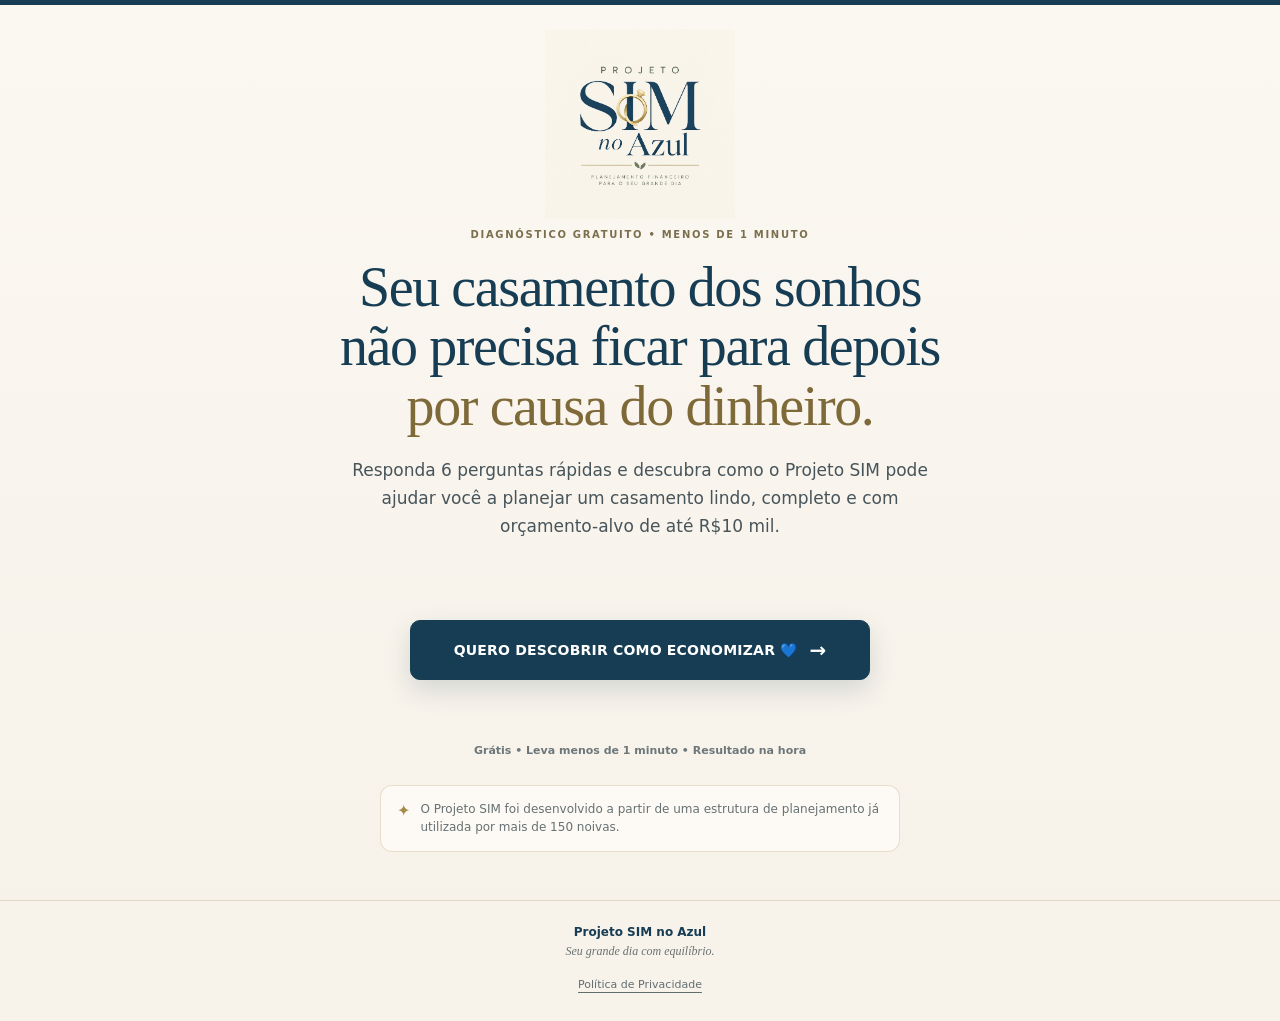
<file: index.html>
<!doctype html>
<html lang="pt-BR">
<head>
  <meta charset="utf-8">
  <meta name="viewport" content="width=device-width, initial-scale=1">
  <title>Projeto SIM no Azul | Diagnóstico do casamento</title>
  <meta name="description" content="Faça um diagnóstico rápido e descubra como organizar seu casamento com mais estratégia, clareza e controle de orçamento.">
  <meta name="theme-color" content="#163d53">
  <meta property="og:type" content="website">
  <meta property="og:locale" content="pt_BR">
  <meta property="og:title" content="Projeto SIM no Azul | Seu casamento dos sonhos pode estar mais perto">
  <meta property="og:description" content="Responda 6 perguntas rápidas e descubra como organizar seu casamento com mais estratégia e um orçamento-alvo de até R$10 mil.">
  <meta property="og:image" content="assets/logo.png">
  <link rel="icon" type="image/png" href="assets/favicon.png">
  <link rel="stylesheet" href="styles.css">

  <!-- Google tag (gtag.js) -->
  <script async src="https://www.googletagmanager.com/gtag/js?id=G-NH7R067C47"></script>
  <script>
    window.dataLayer = window.dataLayer || [];
    function gtag(){dataLayer.push(arguments);}
    gtag('js', new Date());
    gtag('config', 'G-NH7R067C47');
  </script>

  <!-- Meta Pixel Code -->
  <script>
  !function(f,b,e,v,n,t,s)
  {if(f.fbq)return;n=f.fbq=function(){n.callMethod?
  n.callMethod.apply(n,arguments):n.queue.push(arguments)};
  if(!f._fbq)f._fbq=n;n.push=n;n.loaded=!0;n.version='2.0';
  n.queue=[];t=b.createElement(e);t.async=!0;
  t.src=v;s=b.getElementsByTagName(e)[0];
  s.parentNode.insertBefore(t,s)}(window, document,'script',
  'https://connect.facebook.net/en_US/fbevents.js');
  fbq('init', '1123167570472661');
  fbq('track', 'PageView');
  </script>
  <!-- End Meta Pixel Code -->

  <script src="app.js" defer></script>
</head>
<body>
  <noscript><img height="1" width="1" style="display:none" alt="" src="https://www.facebook.com/tr?id=1123167570472661&amp;ev=PageView&amp;noscript=1"></noscript>

  <main>
    <section class="hero" id="hero" aria-labelledby="headline">
      <img class="logo" src="assets/logo.webp" width="1254" height="1254" alt="Projeto SIM no Azul — Planejamento financeiro para o seu grande dia" fetchpriority="high">
      <p class="eyebrow">DIAGNÓSTICO GRATUITO • MENOS DE 1 MINUTO</p>
      <h1 id="headline">Seu casamento dos sonhos não precisa ficar para depois <em>por causa do dinheiro.</em></h1>
      <p class="intro">Responda 6 perguntas rápidas e descubra como o Projeto SIM pode ajudar você a planejar um casamento lindo, completo e com orçamento-alvo de até R$10 mil.</p>

      <button class="cta quiz-start" id="startQuiz" type="button">QUERO DESCOBRIR COMO ECONOMIZAR 💙 <span aria-hidden="true">→</span></button>
      <p class="microcopy cta-microcopy">Grátis • Leva menos de 1 minuto • Resultado na hora</p>

      <div class="proof-note" aria-label="Informação sobre a metodologia">
        <span class="proof-icon" aria-hidden="true">✦</span>
        <p>O Projeto SIM foi desenvolvido a partir de uma estrutura de planejamento já utilizada por mais de 150 noivas.</p>
      </div>
    </section>

    <section class="quiz-wrap hidden" id="quizSection" aria-live="polite">
      <div class="quiz-card">
        <div class="quiz-topline">
          <span id="progressLabel">Pergunta 1 de 6</span>
          <span id="progressPercent">17%</span>
        </div>
        <div class="progress-track" aria-hidden="true"><div class="progress-bar" id="progressBar"></div></div>

        <div class="quiz-step" data-step="1">
          <p class="step-kicker">VAMOS FALAR DO SEU SONHO</p>
          <h2>O seu maior sonho é fazer um casamento lindo, mas você sente que está adiando isso por causa do dinheiro?</h2>
          <div class="answers">
            <button class="answer" type="button" data-question="sonho" data-value="adiando_dinheiro" data-label="sim, estou adiando por causa do dinheiro">Sim. É exatamente isso 💙</button>
            <button class="answer" type="button" data-question="sonho" data-value="valores_assustam" data-label="quero muito casar, mas os valores me assustam">Quero muito casar, mas os valores me assustam</button>
            <button class="answer" type="button" data-question="sonho" data-value="medo_orcamento" data-label="já comecei, mas tenho medo de o orçamento sair do controle">Já comecei, mas tenho medo de o orçamento sair do controle</button>
            <button class="answer" type="button" data-question="sonho" data-value="dinheiro_nao_principal" data-label="dinheiro não é o principal motivo">Dinheiro não é o principal motivo</button>
          </div>
        </div>

        <div class="quiz-step hidden" data-step="2">
          <p class="step-kicker">OS SEGREDOS ESTÃO NAS ESCOLHAS</p>
          <h2>Você tem interesse em descobrir estratégias que podem ajudar a realizar o casamento que você sonhou com um orçamento-alvo de até R$10 mil?</h2>
          <div class="answers">
            <button class="answer" type="button" data-question="interesse" data-value="quero_agora" data-label="sim, quero descobrir agora">Sim, quero descobrir agora</button>
            <button class="answer" type="button" data-question="interesse" data-value="economizar_sem_abrir_mao" data-label="quero economizar sem abrir mão do que importa">Quero economizar sem abrir mão do que importa</button>
            <button class="answer" type="button" data-question="interesse" data-value="curiosa" data-label="tenho interesse, mas ainda tenho algumas dúvidas">Tenho interesse, mas ainda tenho algumas dúvidas</button>
            <button class="answer" type="button" data-question="interesse" data-value="nao_foco" data-label="economizar não é meu foco principal agora">Economizar não é meu foco principal agora</button>
          </div>
        </div>

        <div class="quiz-step hidden" data-step="3">
          <p class="step-kicker">AGORA, O TAMANHO</p>
          <h2>Quantos convidados você imagina no seu casamento?</h2>
          <div class="answers">
            <button class="answer" type="button" data-question="convidados" data-value="ate_30" data-label="até 30 convidados">Até 30 convidados</button>
            <button class="answer" type="button" data-question="convidados" data-value="31_50" data-label="31 a 50 convidados">31 a 50 convidados</button>
            <button class="answer" type="button" data-question="convidados" data-value="51_70" data-label="51 a 70 convidados">51 a 70 convidados</button>
            <button class="answer" type="button" data-question="convidados" data-value="mais_70" data-label="mais de 70 convidados">Mais de 70 convidados</button>
          </div>
        </div>

        <div class="quiz-step hidden" data-step="4">
          <p class="step-kicker">EM QUE MOMENTO VOCÊ ESTÁ?</p>
          <h2>Em que fase do planejamento você está?</h2>
          <div class="answers">
            <button class="answer" type="button" data-question="fase" data-value="pesquisando" data-label="ainda estou pesquisando">Ainda estou pesquisando</button>
            <button class="answer" type="button" data-question="fase" data-value="orcamentos" data-label="já comecei a pedir orçamentos">Já comecei a pedir orçamentos</button>
            <button class="answer" type="button" data-question="fase" data-value="contratei" data-label="já contratei alguns fornecedores">Já contratei alguns fornecedores</button>
            <button class="answer" type="button" data-question="fase" data-value="escapando" data-label="meu orçamento já começou a escapar">Meu orçamento já começou a escapar</button>
          </div>
        </div>

        <div class="quiz-step hidden" data-step="5">
          <p class="step-kicker">O QUE MAIS PESA HOJE?</p>
          <h2>Qual é sua maior preocupação com o casamento?</h2>
          <div class="answers">
            <button class="answer" type="button" data-question="preocupacao" data-value="gastar_demais" data-label="gastar mais do que posso">Gastar mais do que posso</button>
            <button class="answer" type="button" data-question="preocupacao" data-value="onde_economizar" data-label="não saber onde economizar">Não saber onde economizar</button>
            <button class="answer" type="button" data-question="preocupacao" data-value="fornecedores" data-label="negociar com fornecedores">Negociar com fornecedores</button>
            <button class="answer" type="button" data-question="preocupacao" data-value="organizacao" data-label="organizar tudo sem me perder">Organizar tudo sem me perder</button>
          </div>
        </div>

        <div class="quiz-step hidden" data-step="6">
          <p class="step-kicker">ÚLTIMA PERGUNTA</p>
          <h2>Qual orçamento você gostaria de manter?</h2>
          <div class="answers">
            <button class="answer" type="button" data-question="orcamento" data-value="ate_10" data-label="até R$10 mil">Até R$10 mil</button>
            <button class="answer" type="button" data-question="orcamento" data-value="10_15" data-label="entre R$10 mil e R$15 mil">Entre R$10 mil e R$15 mil</button>
            <button class="answer" type="button" data-question="orcamento" data-value="15_20" data-label="entre R$15 mil e R$20 mil">Entre R$15 mil e R$20 mil</button>
            <button class="answer" type="button" data-question="orcamento" data-value="indefinido" data-label="ainda não defini meu orçamento">Ainda não defini</button>
          </div>
        </div>

        <button class="back-btn hidden" id="backQuestion" type="button">← Voltar</button>
      </div>
    </section>

    <section class="result hidden" id="resultSection" aria-live="polite">
      <div class="result-card">
        <span class="result-badge">SEU DIAGNÓSTICO ESTÁ PRONTO 💙</span>
        <h2 id="resultTitle">Seu casamento pode estar mais perto do que você imagina.</h2>
        <p id="resultText">Pelas suas respostas, organização, definição de prioridades e negociação podem fazer uma diferença importante no valor final do seu casamento.</p>

        <div class="result-highlight">
          <strong>Seu casamento não precisa continuar só no papel.</strong>
          <p>Você não precisa simplesmente cortar tudo ou escolher sempre o mais barato. O caminho é saber <strong>onde investir, onde economizar e como negociar melhor</strong> sem perder de vista aquilo que faz o casamento ser realmente de vocês.</p>
        </div>

        <div class="offer-box">
          <p class="offer-kicker">VOCÊ ESTÁ A UM PASSO</p>
          <h3>Receba agora no WhatsApp tudo o que você precisa para começar a planejar o casamento que você sempre imaginou.</h3>
          <p>Conheça o Projeto SIM no Azul e veja uma estrutura prática para organizar prioridades, orçamento e fornecedores com mais clareza — buscando um orçamento-alvo de até R$10 mil e adaptando cada decisão à sua realidade.</p>
          <p class="offer-proof">Baseado em uma estrutura de planejamento já utilizada por mais de 150 noivas.</p>
        </div>

        <a class="cta result-cta" id="resultWhatsapp" data-whatsapp data-cta-position="quiz_result" href="#" target="_blank" rel="noopener noreferrer">💙 RECEBER AGORA NO WHATSAPP <span aria-hidden="true">↗</span></a>
        <p class="microcopy result-microcopy"><strong>Nossos agentes respondem rapidamente.</strong> Você recebe a explicação direto no WhatsApp e fica à vontade para conhecer o projeto.</p>
        <p class="fineprint">O orçamento final depende de cidade, quantidade de convidados, escolhas e fornecedores. O valor de R$10 mil é uma meta de planejamento, não uma garantia.</p>
      </div>
    </section>
  </main>

  <footer>
    <p>Projeto SIM no Azul</p>
    <p class="slogan">Seu grande dia com equilíbrio.</p>
    <a href="privacy.html">Política de Privacidade</a>
  </footer>
</body>
</html>
</file>
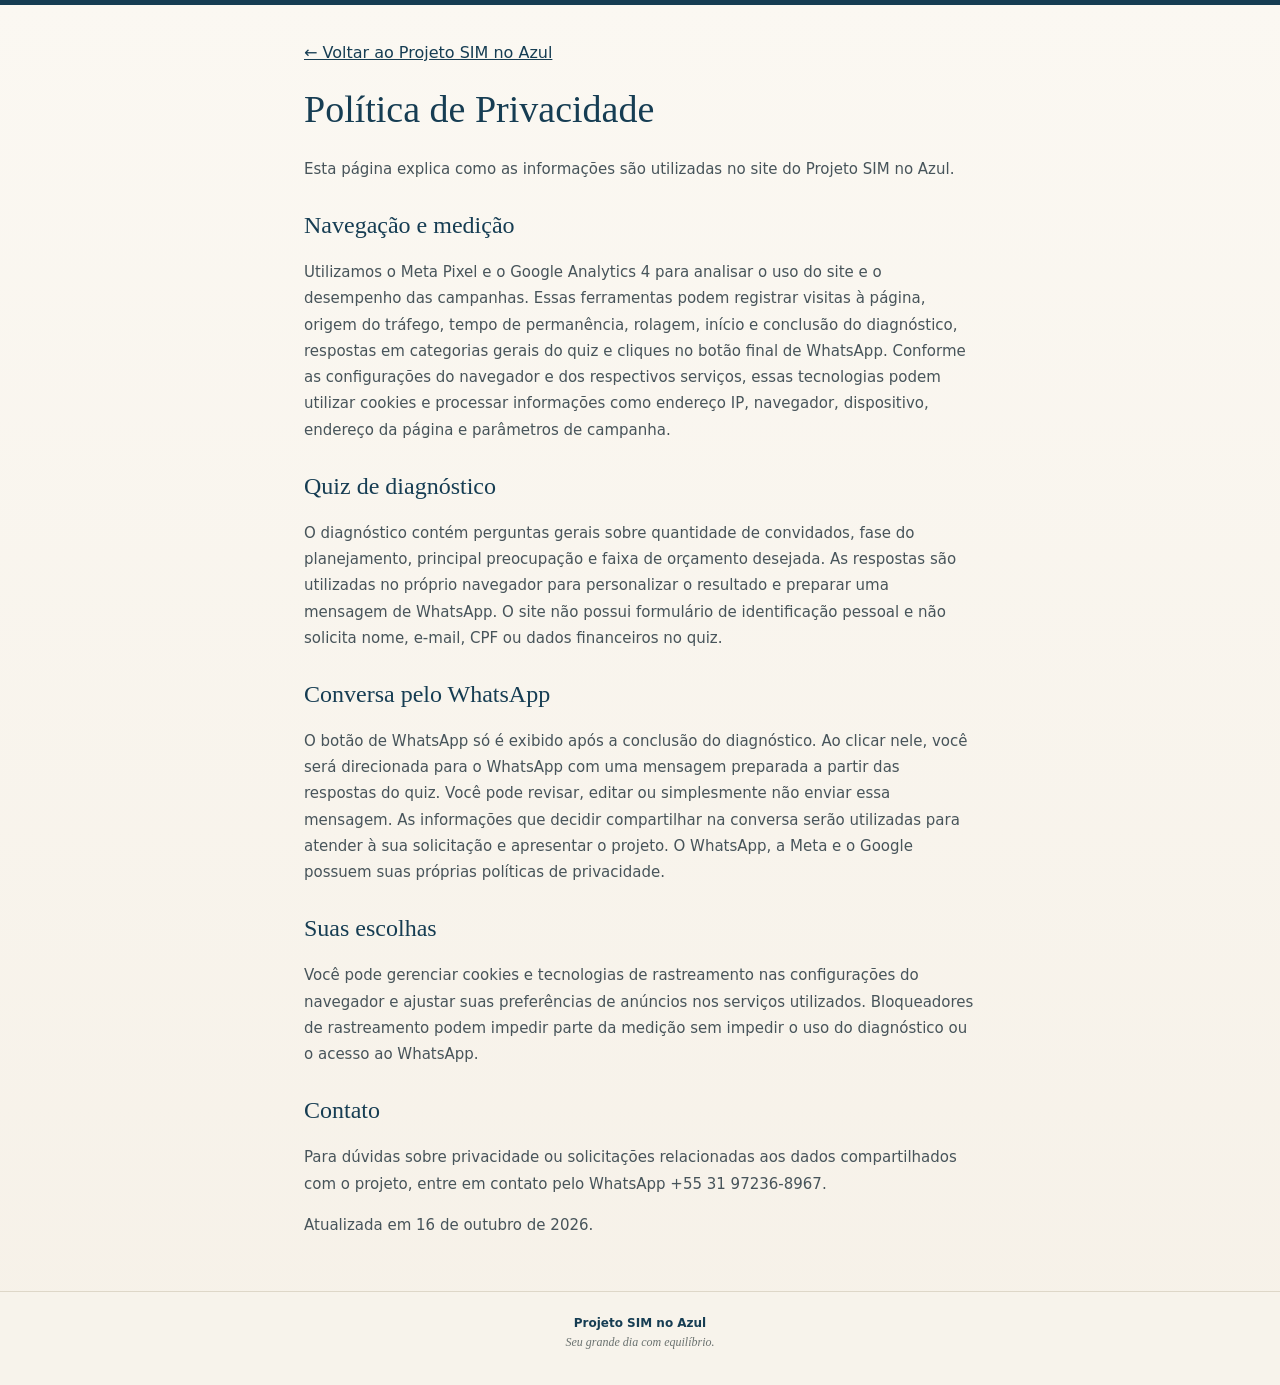
<file: privacy.html>
<!doctype html>
<html lang="pt-BR"><head><meta charset="utf-8"><meta name="viewport" content="width=device-width, initial-scale=1"><title>Política de Privacidade | Projeto SIM no Azul</title><meta name="robots" content="noindex"><link rel="icon" href="assets/favicon.png"><link rel="stylesheet" href="styles.css"></head>
<body><main class="privacy"><a href="index.html">← Voltar ao Projeto SIM no Azul</a><h1>Política de Privacidade</h1><p>Esta página explica como as informações são utilizadas no site do Projeto SIM no Azul.</p><h2>Navegação e medição</h2><p>Utilizamos o Meta Pixel e o Google Analytics 4 para analisar o uso do site e o desempenho das campanhas. Essas ferramentas podem registrar visitas à página, origem do tráfego, tempo de permanência, rolagem, início e conclusão do diagnóstico, respostas em categorias gerais do quiz e cliques no botão final de WhatsApp. Conforme as configurações do navegador e dos respectivos serviços, essas tecnologias podem utilizar cookies e processar informações como endereço IP, navegador, dispositivo, endereço da página e parâmetros de campanha.</p><h2>Quiz de diagnóstico</h2><p>O diagnóstico contém perguntas gerais sobre quantidade de convidados, fase do planejamento, principal preocupação e faixa de orçamento desejada. As respostas são utilizadas no próprio navegador para personalizar o resultado e preparar uma mensagem de WhatsApp. O site não possui formulário de identificação pessoal e não solicita nome, e-mail, CPF ou dados financeiros no quiz.</p><h2>Conversa pelo WhatsApp</h2><p>O botão de WhatsApp só é exibido após a conclusão do diagnóstico. Ao clicar nele, você será direcionada para o WhatsApp com uma mensagem preparada a partir das respostas do quiz. Você pode revisar, editar ou simplesmente não enviar essa mensagem. As informações que decidir compartilhar na conversa serão utilizadas para atender à sua solicitação e apresentar o projeto. O WhatsApp, a Meta e o Google possuem suas próprias políticas de privacidade.</p><h2>Suas escolhas</h2><p>Você pode gerenciar cookies e tecnologias de rastreamento nas configurações do navegador e ajustar suas preferências de anúncios nos serviços utilizados. Bloqueadores de rastreamento podem impedir parte da medição sem impedir o uso do diagnóstico ou o acesso ao WhatsApp.</p><h2>Contato</h2><p>Para dúvidas sobre privacidade ou solicitações relacionadas aos dados compartilhados com o projeto, entre em contato pelo WhatsApp +55 31 97236-8967.</p><p>Atualizada em 16 de outubro de 2026.</p></main><footer><p>Projeto SIM no Azul</p><p class="slogan">Seu grande dia com equilíbrio.</p></footer></body></html>
</file>
<file: styles.css>
:root{--navy:#163d53;--navy-2:#224f65;--cream:#f8f5ef;--paper:#fffdfa;--gold:#a68a4a;--gold-soft:#d8c99e;--ink:#47545a;--muted:#6d777a;--line:#ded7c8;--shadow:0 18px 50px rgba(22,61,83,.10)}*{box-sizing:border-box}html{scroll-behavior:smooth}body{margin:0;color:var(--navy);background:linear-gradient(180deg,#fbf8f2 0%,#f6f1e8 100%);font-family:system-ui,-apple-system,BlinkMacSystemFont,"Segoe UI",sans-serif;-webkit-font-smoothing:antialiased}body:before{content:"";display:block;height:5px;background:var(--navy)}button,a{font:inherit}.hidden{display:none!important}main{width:100%}.hero{min-height:calc(100svh - 5px);padding:16px 22px 42px;text-align:center;max-width:820px;margin:auto;display:flex;flex-direction:column;align-items:center;justify-content:center}.logo{display:block;width:168px;height:auto;margin:0 auto 10px;mix-blend-mode:multiply}.eyebrow,.step-kicker,.offer-kicker{font-size:10px;letter-spacing:1.7px;font-weight:750;margin:0 0 18px;color:#7c6f4d}.hero h1,.quiz-card h2,.result-card h2,.offer-box h3,.privacy h1,.privacy h2{font-family:Georgia,"Times New Roman",serif;font-weight:400;text-wrap:balance}.hero h1{font-size:clamp(34px,6.1vw,56px);line-height:1.06;letter-spacing:-1.4px;margin:0 auto 20px;max-width:760px}.hero h1 em{font-style:normal;color:#7e6938}.intro{max-width:590px;margin:0 auto 26px;font-size:16px;line-height:1.65;color:var(--ink)}.cta{display:flex;align-items:center;justify-content:center;gap:12px;width:100%;max-width:460px;min-height:60px;margin:auto;padding:18px 18px;background:var(--navy);border:1px solid var(--navy);border-radius:10px;color:#fff;text-decoration:none;font-size:14px;font-weight:800;line-height:1.35;letter-spacing:.2px;box-shadow:0 10px 26px rgba(22,61,83,.16);cursor:pointer;transition:transform .16s ease,background .16s ease,box-shadow .16s ease}.cta:hover{background:var(--navy-2);transform:translateY(-1px);box-shadow:0 13px 30px rgba(22,61,83,.20)}.cta:active{transform:translateY(0)}.cta:focus-visible,.answer:focus-visible,.back-btn:focus-visible,a:focus-visible{outline:3px solid var(--gold);outline-offset:4px}.cta span{font-size:20px;line-height:1}.quiz-start{position:relative;animation:ctaPulse 2.8s ease-in-out infinite;will-change:transform,box-shadow}.quiz-start:hover{animation-play-state:paused}.cta-microcopy{font-weight:650;color:#58666b}.microcopy{font-size:11px;color:#6d777a;margin:11px 0 0}.proof-note{display:flex;align-items:flex-start;gap:10px;max-width:520px;margin:28px auto 0;padding:14px 16px;border:1px solid rgba(166,138,74,.25);border-radius:12px;background:rgba(255,253,250,.72);text-align:left}.proof-note p{margin:0;color:#667174;font-size:12px;line-height:1.55}.proof-icon{color:var(--gold);margin-top:1px}.quiz-wrap{min-height:calc(100svh - 5px);padding:30px 18px 44px;display:flex;align-items:center;justify-content:center}.quiz-card{width:100%;max-width:650px;background:rgba(255,253,250,.96);border:1px solid var(--line);border-radius:22px;padding:24px;box-shadow:var(--shadow)}.quiz-topline{display:flex;align-items:center;justify-content:space-between;gap:20px;font-size:12px;font-weight:700;color:#687476;margin-bottom:10px}.progress-track{height:7px;border-radius:99px;background:#e9e3d7;overflow:hidden;margin-bottom:32px}.progress-bar{height:100%;width:16.7%;border-radius:99px;background:linear-gradient(90deg,var(--gold),#c4a75f);transition:width .25s ease}.quiz-step{animation:fadeUp .24s ease}.step-kicker{margin-bottom:11px}.quiz-card h2{font-size:clamp(29px,5vw,39px);line-height:1.15;margin:0 0 24px;letter-spacing:-.5px}.answers{display:grid;gap:11px}.answer{width:100%;border:1px solid #d9d3c7;background:#fff;border-radius:12px;padding:16px 17px;color:var(--navy);font-size:14px;font-weight:700;text-align:left;cursor:pointer;transition:border-color .15s ease,background .15s ease,transform .15s ease,box-shadow .15s ease}.answer:hover{border-color:#ad9b6a;background:#fcfaf5;transform:translateY(-1px);box-shadow:0 7px 18px rgba(22,61,83,.06)}.answer.selected{background:var(--navy);color:#fff;border-color:var(--navy);transform:scale(.995)}.back-btn{margin-top:20px;border:0;background:transparent;color:#718084;text-decoration:underline;text-underline-offset:4px;font-size:12px;cursor:pointer;padding:8px 0}.result{padding:34px 18px 52px;min-height:calc(100svh - 5px);display:flex;align-items:center;justify-content:center}.result-card{width:100%;max-width:720px;background:rgba(255,253,250,.97);border:1px solid var(--line);border-radius:24px;padding:28px;box-shadow:var(--shadow);text-align:center;animation:fadeUp .3s ease}.result-badge{display:inline-flex;padding:8px 12px;border-radius:99px;background:#f0eadb;color:#746640;font-size:10px;letter-spacing:1.1px;font-weight:800;margin-bottom:18px}.result-card h2{font-size:clamp(31px,5vw,45px);line-height:1.1;margin:0 auto 16px;max-width:620px;letter-spacing:-.7px}.result-card>p{max-width:580px;margin:0 auto;color:var(--ink);font-size:15px;line-height:1.7}.result-highlight{max-width:590px;margin:24px auto;padding:18px;border-left:3px solid var(--gold);background:#f8f4e9;border-radius:0 12px 12px 0;text-align:left}.result-highlight strong{color:var(--navy)}.result-highlight p{margin:6px 0 0;color:var(--ink);font-size:14px;line-height:1.65}.offer-box{margin:26px auto;max-width:620px;border:1px solid #d9d1bf;border-radius:16px;padding:22px;background:#fff;text-align:left}.offer-kicker{margin-bottom:10px}.offer-box h3{font-size:28px;line-height:1.17;margin:0 0 12px}.offer-box p{margin:0;color:var(--ink);font-size:14px;line-height:1.65}.offer-box .offer-proof{margin-top:14px;padding-top:14px;border-top:1px solid #ece6da;color:#6d7472;font-size:12px}.result-cta{max-width:540px;box-shadow:0 14px 32px rgba(22,61,83,.22)}.result-microcopy{max-width:520px!important;margin-top:13px!important;font-size:12px!important;line-height:1.5!important}.fineprint{max-width:560px!important;font-size:10px!important;line-height:1.55!important;color:#7b8384!important;margin-top:16px!important}footer{text-align:center;padding:24px 20px 30px;border-top:1px solid var(--line);font-size:12px;background:#f7f3eb}footer p{margin:0 0 5px;font-weight:650}footer .slogan{font-family:Georgia,serif;font-style:italic;font-weight:400;color:#6b7270}footer a{display:inline-block;color:#626d70;font-size:11px;margin-top:14px;text-underline-offset:4px}.privacy{max-width:720px;margin:0 auto;padding:38px 24px}.privacy h1{font-size:38px;margin:25px 0}.privacy h2{font-size:24px;margin-top:30px}.privacy p{line-height:1.75;color:var(--ink);font-size:15px}.privacy a{color:var(--navy)}@keyframes fadeUp{from{opacity:0;transform:translateY(8px)}to{opacity:1;transform:translateY(0)}}@keyframes ctaPulse{0%,60%,100%{transform:scale(1);box-shadow:0 10px 26px rgba(22,61,83,.16)}30%{transform:scale(1.025);box-shadow:0 14px 34px rgba(22,61,83,.30),0 0 0 8px rgba(166,138,74,.08)}}@media(prefers-reduced-motion:reduce){.quiz-start{animation:none}.quiz-step,.result-card{animation:none}}@media(min-width:760px){.hero{padding-top:24px;padding-bottom:48px}.logo{width:190px}.eyebrow{font-size:10px}.intro{font-size:17px}.quiz-card{padding:34px 38px}.result-card{padding:40px 44px}.answer{font-size:15px;padding:17px 18px}}@media(max-width:480px){.hero{padding-left:18px;padding-right:18px}.logo{width:146px}.hero h1{font-size:34px}.intro{font-size:14px}.cta{font-size:13px;min-height:58px;padding:16px 14px}.proof-note{margin-top:23px}.quiz-wrap,.result{padding-left:12px;padding-right:12px}.quiz-card,.result-card{border-radius:17px;padding:20px 17px}.quiz-card h2{font-size:29px}.answer{font-size:13px;padding:15px}.result-card h2{font-size:31px}.offer-box{padding:18px 16px}.offer-box h3{font-size:25px}}
</file>
